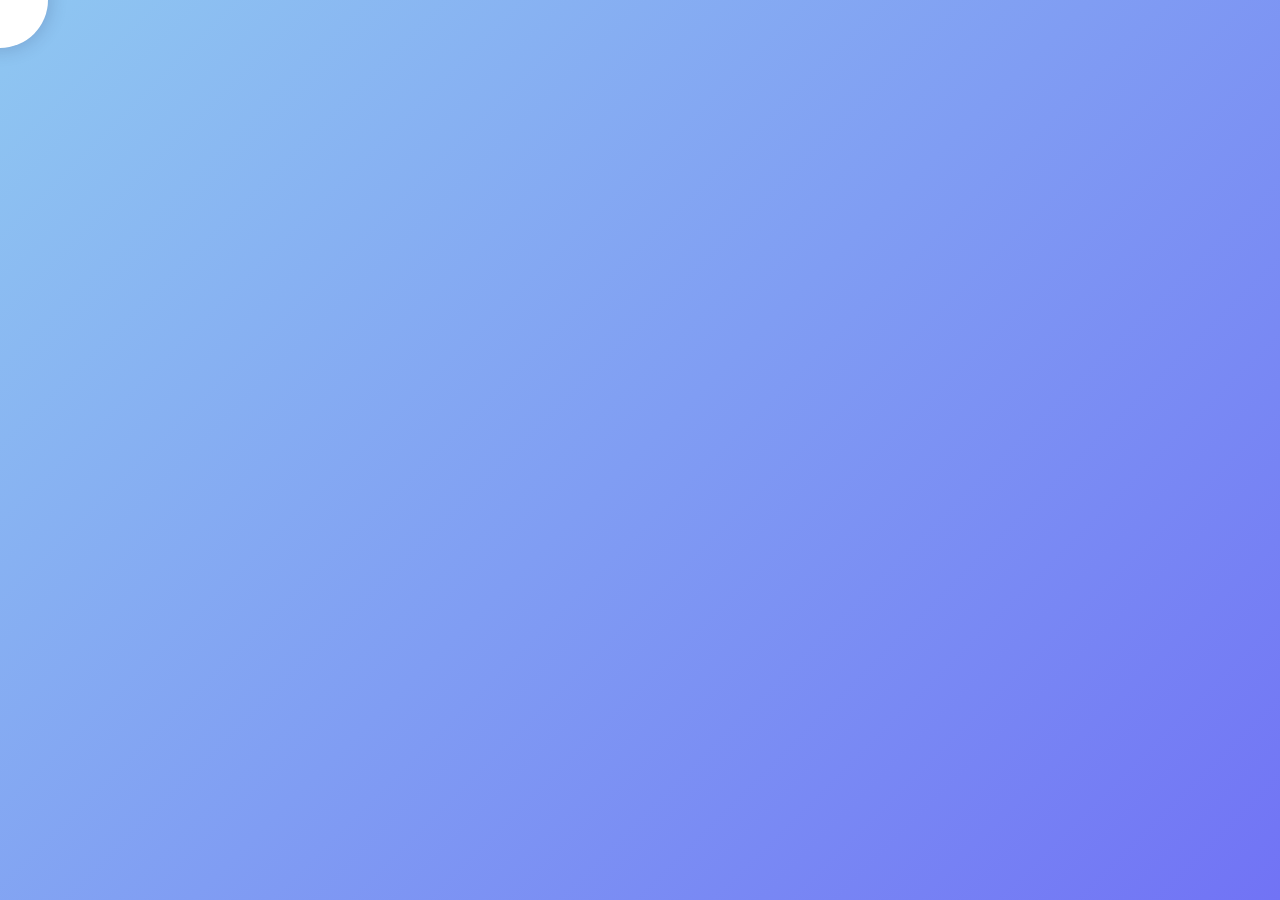
<file: assets/projects/DivFollows/index.html>
<!DOCTYPE html>
<html lang="en">
  <head>
    <meta name="viewport" content="width=device-width, initial-scale=1.0" />
    <title>Div Follows Mouse Cursor</title>
    <!-- Stylesheet -->
    <link rel="stylesheet" href="/assets/projects/DivFollows/style.css" />
  </head>
  <body>
    <div id="my-div"></div>
    <!-- Script -->
    <script src="/assets/projects/DivFollows/script.js"></script>
  </body>
</html>
</file>
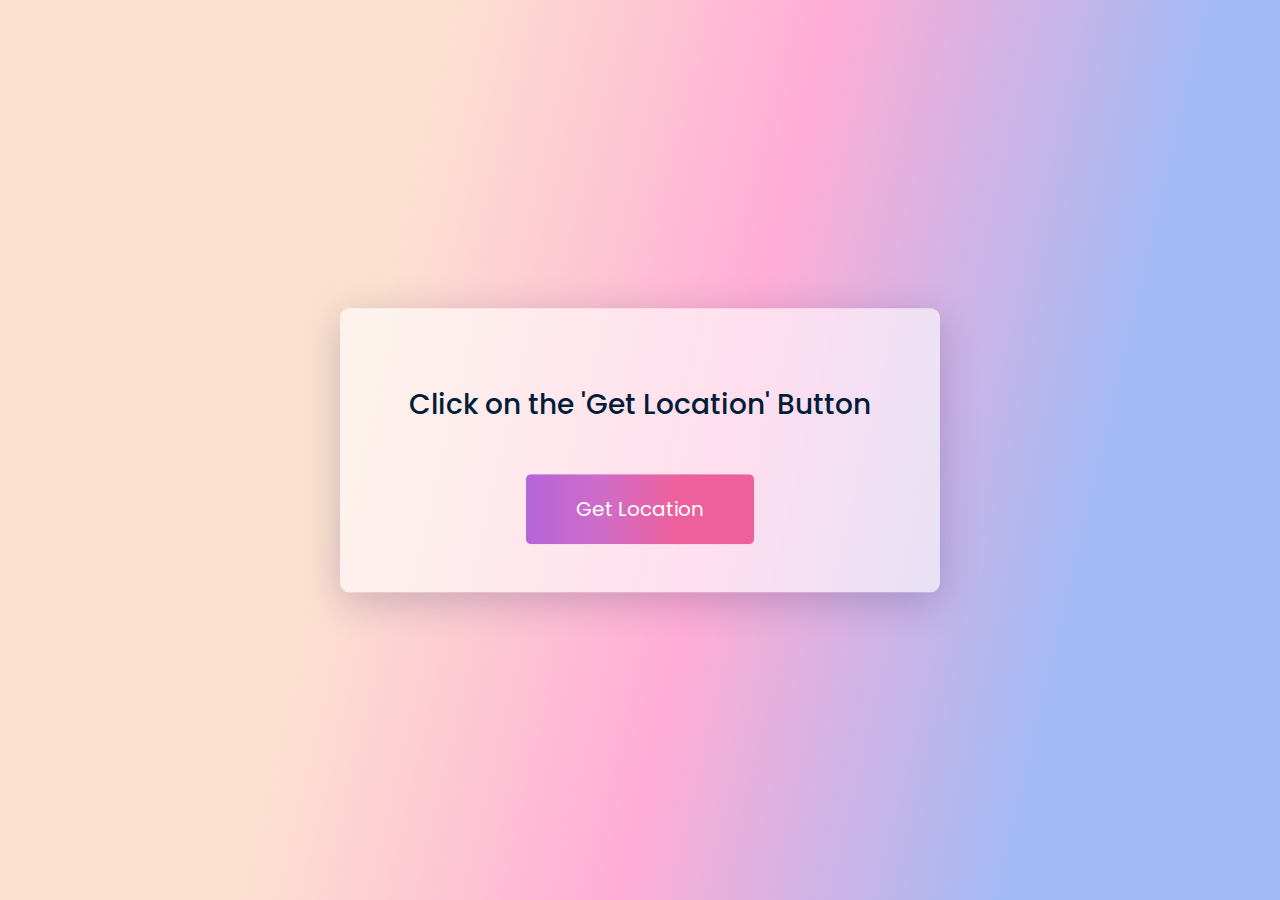
<file: assets/projects/Get-Location/index.html>
<!DOCTYPE html>
<html lang="en">
  <head>
    <meta name="viewport" content="width=device-width, initial-scale=1.0" />
    <title>Get User Location</title>
    <!-- Google Fonts -->
    <link
      href="https://fonts.googleapis.com/css2?family=Poppins:wght@500&display=swap"
      rel="stylesheet"
    />
    <!-- Stylesheet -->
    <link rel="stylesheet" href="/assets/projects/Get-Location/style.css" />
  </head>
  <body>
    <div class="container">
      <div id="location-details">Click on the 'Get Location' Button</div>
      <button id="get-location">Get Location</button>
    </div>
    <!-- Script -->
    <script src="/assets/projects/Get-Location/script.js"></script>
  </body>
</html>
</file>
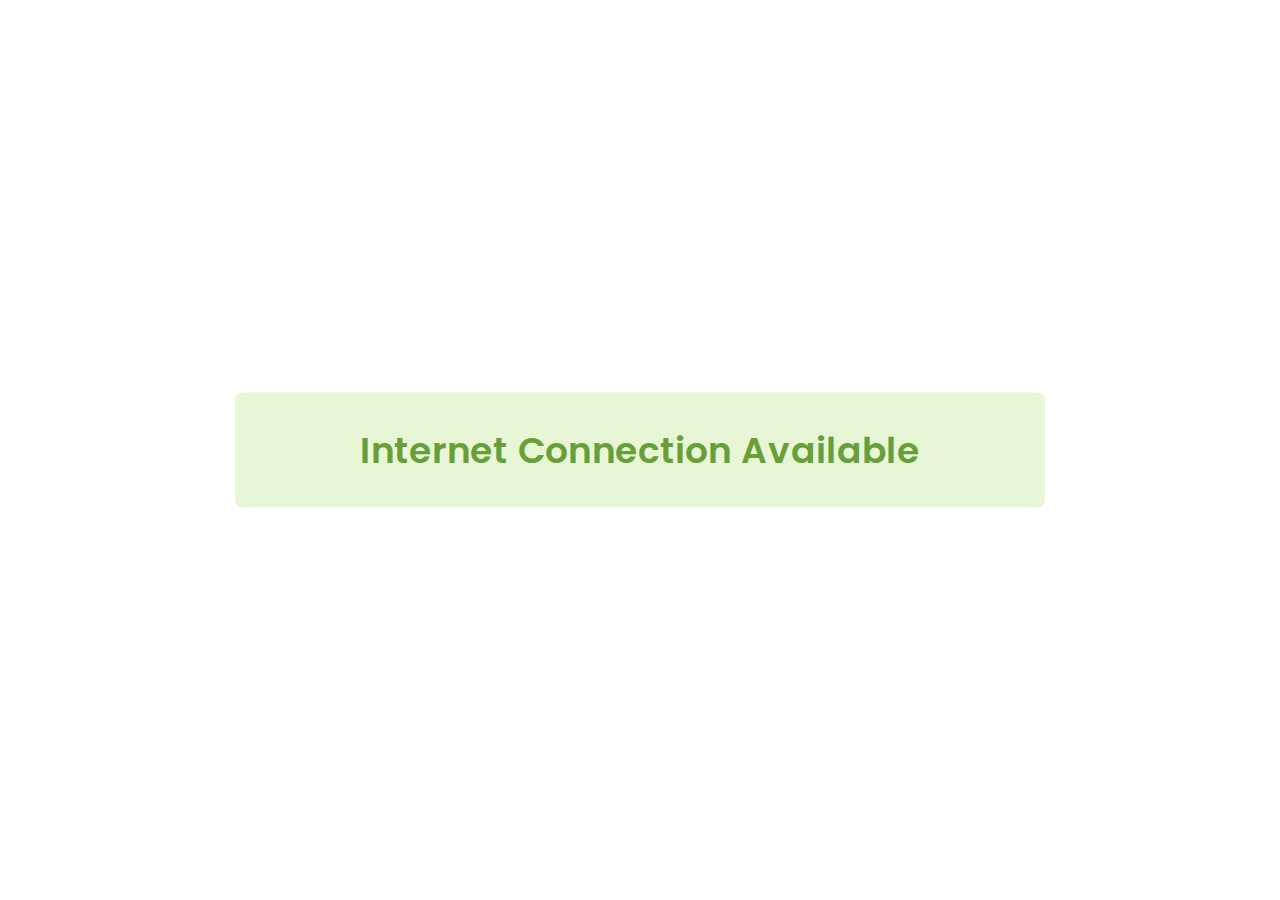
<file: assets/projects/Internet-Checker/index.html>
<!DOCTYPE html>
<html lang="en">
  <head>
    <meta name="viewport" content="width=device-width, initial-scale=1.0" />
    <title>Check Internet Connection Status</title>
    <!-- Google Font -->
    <link
      href="https://fonts.googleapis.com/css2?family=Poppins:wght@600&display=swap"
      rel="stylesheet"
    />
    <!-- Stylesheet -->
    <link rel="stylesheet" href="/assets/projects/Internet-Checker/style.css" />
  </head>
  <body>
    <h1 id="message">Sample Message</h1>

    <!-- Script -->
    <script src="/assets/projects/Internet-Checker/script.js"></script>
  </body>
</html>
</file>
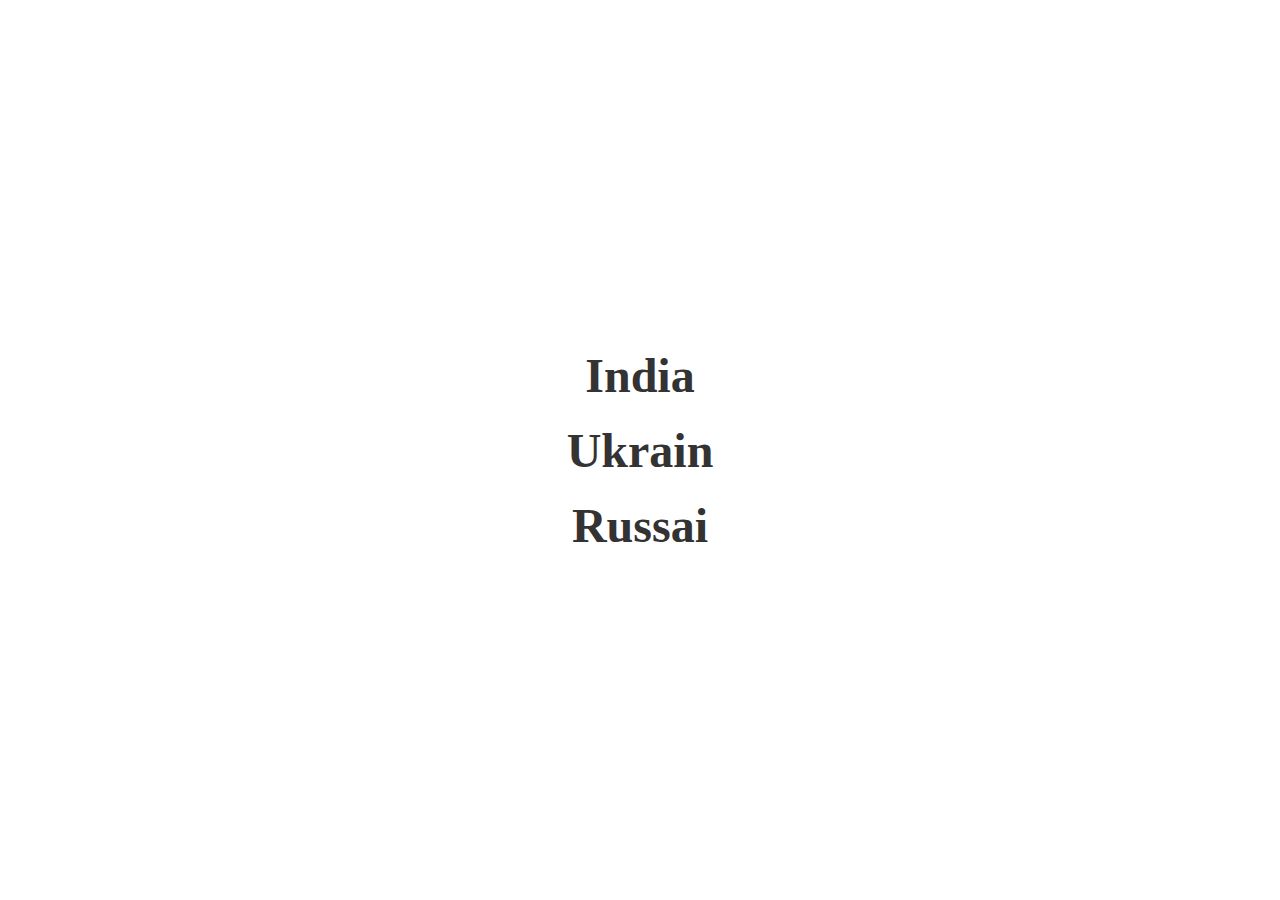
<file: assets/projects/IUR/index.html>
<!DOCTYPE html>
<html lang="en">
<head>
    <meta charset="UTF-8">
    <meta http-equiv="X-UA-Compatible" content="IE=edge">
    <meta name="viewport" content="width=device-width, initial-scale=1.0">
    <link rel="stylesheet" href="/assets/projects/IUR/style.css">
    <title>made by mohit</title>
</head>
<body>
    <ul>
        <li data-text="India">India</li>
        <li data-text="Ukrain">Ukrain</li>
        <li data-text="Russia">Russai</li>
    </ul>
</body>
</html>
</file>
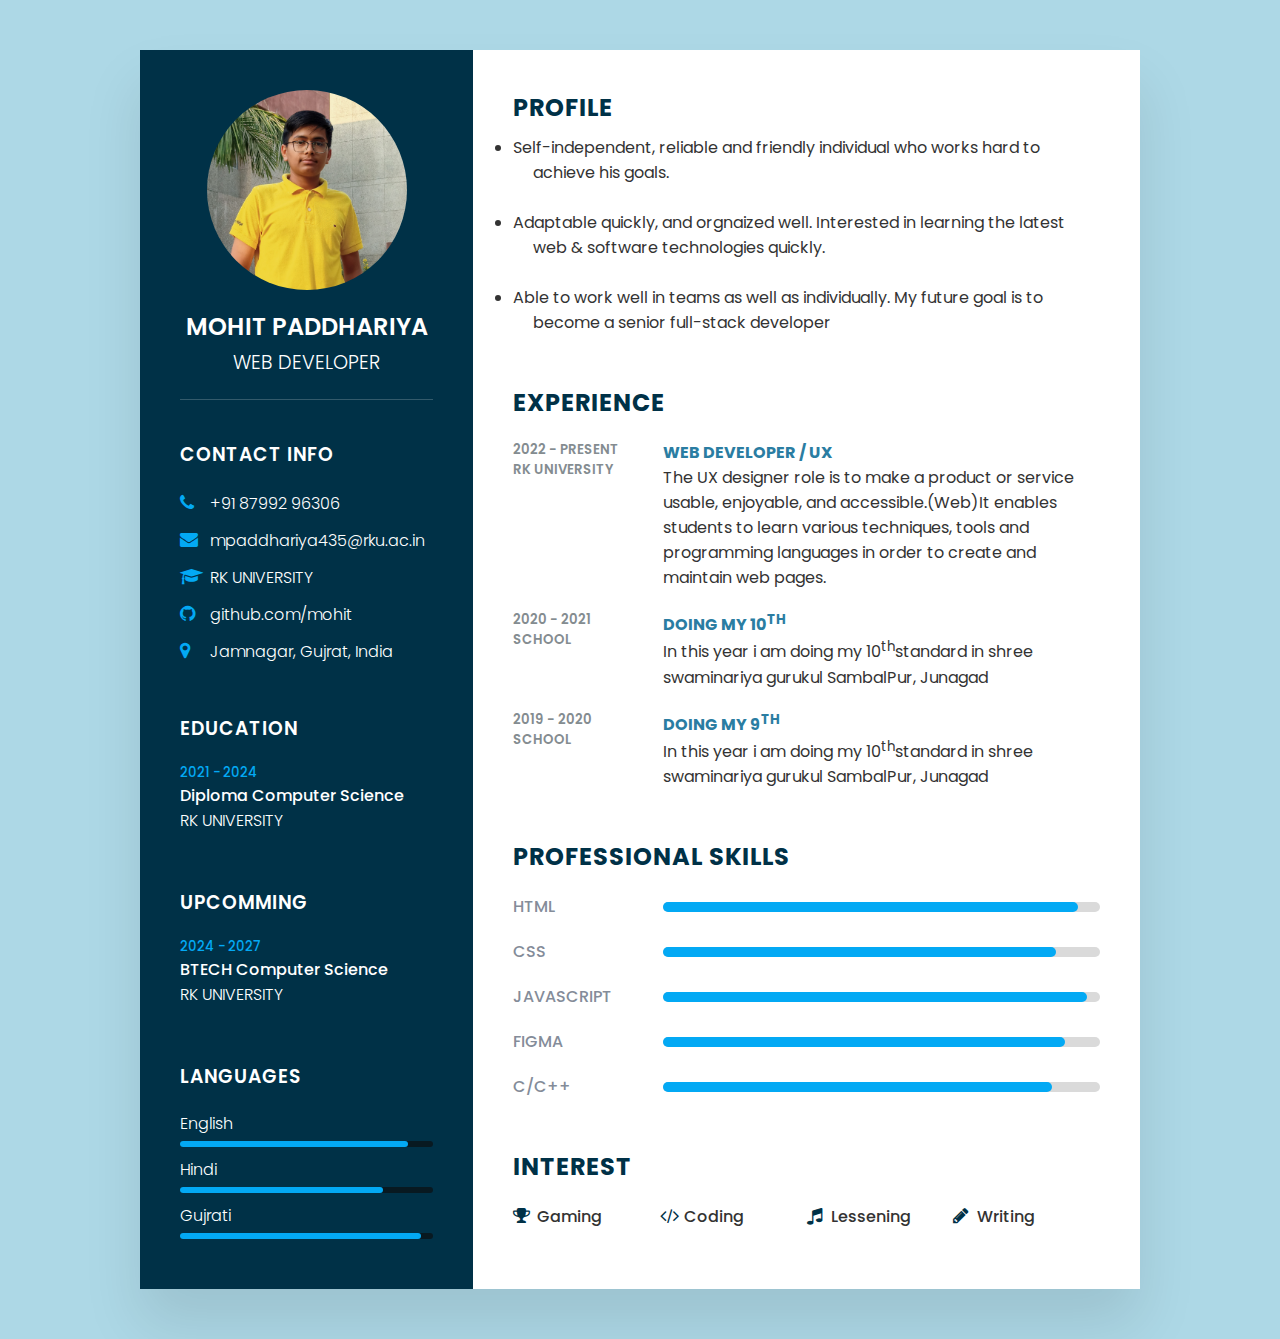
<file: assets/projects/Responcive CV/index.html>
<!DOCTYPE html>
<html lang="en">

<head>
    <meta charset="UTF-8">
    <meta http-equiv="X-UA-Compatible" content="IE=edge">
    <meta name="viewport" content="width=device-width, initial-scale=1.0">
    <!-- ===== CSS ===== -->
    <link rel="stylesheet" href="/assets/projects/Responcive CV/style.css">
    <!-- ===== Font Awesome ===== -->
    <link rel="stylesheet" href="https://cdnjs.cloudflare.com/ajax/libs/font-awesome/4.7.0/css/font-awesome.css"
        integrity="sha512-5A8nwdMOWrSz20fDsjczgUidUBR8liPYU+WymTZP1lmY9G6Oc7HlZv156XqnsgNUzTyMefFTcsFH/tnJE/+xBg=="
        crossorigin="anonymous" referrerpolicy="no-referrer" />
    <title>made by mohit</title>
</head>

<body>
    <div class="container">
        <div class="left_side">
            <div class="profileText">
                <div class="imgBx">
                    <img src="/assets/projects/Responcive CV/img.jpg" alt="ProfilePic">
                </div>
                <h2>Mohit Paddhariya <br><span>Web Developer</span></h2>
            </div>

            <div class="contactInfo">
                <h3 class="title">Contact Info</h3>
                <ul>
                    <li>
                        <span class="icon"><i class="fa fa-phone" aria-hidden="true"></i></span>
                        <span class="text">+91 87992 96306</span>
                    </li>

                    <li>
                        <span class="icon"><i class="fa fa-envelope" aria-hidden="true"></i></span>
                        <span class="text">mpaddhariya435@rku.ac.in</span>
                    </li>

                    <li>
                        <span class="icon"><i class="fa fa-graduation-cap" aria-hidden="true"></i></span>
                        <span class="text">RK UNIVERSITY</span>
                    </li>

                    <li>
                        <span class="icon"><i class="fa fa-github" aria-hidden="true"></i></span>
                        <span class="text">github.com/mohit</span>
                    </li>

                    <li>
                        <span class="icon"><i class="fa fa-map-marker" aria-hidden="true"></i></span>
                        <span class="text">Jamnagar, Gujrat, India</span>
                    </li>
                </ul>
            </div>

            <div class="contactInfo education">
                <h3 class="title">Education</h3>
                <ul>
                    <li>
                        <h5>2021 - 2024</h5>
                        <h4>Diploma Computer Science</h4>
                        <h4>RK UNIVERSITY</h4>
                    </li>
                </ul>
            </div>

            <div class="contactInfo education">
                <h3 class="title">Upcomming</h3>
                <ul>
                    <li>
                        <h5>2024 - 2027</h5>
                        <h4>BTECH Computer Science</h4>
                        <h4>RK UNIVERSITY</h4>
                    </li>
                </ul>
            </div>

            <div class="contactInfo language">
                <h3 class="title">Languages</h3>
                <ul>
                    <li>
                        <span class="text">English</span>
                        <span class="percent" style="border-radius: 20px;">
                            <div style="width: 90%;border-radius: 20px;"></div>
                        </span>
                    </li>

                    <li>
                        <span class="text">Hindi</span>
                        <span class="percent" style="border-radius: 20px;">
                            <div style="width: 80%;border-radius: 20px;"></div>
                        </span>
                    </li>

                    <li>
                        <span class="text">Gujrati</span>
                        <span class="percent" style="border-radius: 20px;">
                            <div style="width: 95%;border-radius: 20px;"></div>
                        </span>
                    </li>
                </ul>
            </div>
        </div>

        <div class="right_side">
            <div class="about">
                <h2 class="title2">Profile</h2>
                <li>Self-independent, reliable and friendly individual who works hard to &nbsp;&nbsp;&nbsp;&nbsp;&nbsp;achieve his goals.</li>
                <br>
                <li>Adaptable quickly, and orgnaized well. Interested in learning the latest &nbsp;&nbsp;&nbsp;&nbsp;&nbsp;web & software technologies quickly.</li>
                <br>
                <li>Able to work well in teams as well as individually. My future goal is to &nbsp;&nbsp;&nbsp;&nbsp;&nbsp;become a senior full-stack developer</li>
            </div>
            <div class="about">
                <h2 class="title2">Experience</h2>
                <div class="box">
                    <div class="year_company">
                        <h5>2022 - Present</h5>
                        <h5>RK UNIVERSITY</h5>
                    </div>
                    <div class="text">
                        <h4>Web Developer / UX</h4>
                        <p>The UX designer role is to make a product or service usable, enjoyable, and accessible.(Web)It enables students to learn various techniques, tools and programming languages in order to create and maintain web pages.</p>
                    </div>
                </div>

                <div class="box">
                    <div class="year_company">
                        <h5>2020 - 2021</h5>
                        <h5>SCHOOL</h5>
                    </div>
                    <div class="text">
                        <h4>Doing My 10<sup>th</sup></h4>
                        <p>In this year i am doing my 10<sup>th</sup>standard in shree swaminariya gurukul SambalPur, Junagad</p>
                    </div>
                </div>

                <div class="box">
                    <div class="year_company">
                        <h5>2019 - 2020</h5>
                        <h5>SCHOOL</h5>
                    </div>
                    <div class="text">
                        <h4>Doing My 9<sup>th</sup></h4>
                        <p>In this year i am doing my 10<sup>th</sup>standard in shree swaminariya gurukul SambalPur, Junagad</p>
                    </div>
                </div>
            </div>

            <div class="about skills">
                <h2 class="title2">Professional Skills</h2>
                <div class="box">
                    <h4>Html</h4>
                    <div class="percent">
                        <div style="width: 95%;"></div>
                    </div>
                </div>
                <div class="box">
                    <h4>CSS</h4>
                    <div class="percent">
                        <div style="width: 90%;"></div>
                    </div>
                </div>
                <div class="box">
                    <h4>JavaScript</h4>
                    <div class="percent">
                        <div style="width: 97%;"></div>
                    </div>
                </div>
                <div class="box">
                    <h4>Figma</h4>
                    <div class="percent">
                        <div style="width: 92%;"></div>
                    </div>
                </div>
                <div class="box">
                    <h4>C/C++</h4>
                    <div class="percent">
                        <div style="width: 89%;"></div>
                    </div>
                </div>
            </div>

            <div class="about interest">
                <h2 class="title2">interest</h2>
                <ul>
                    <li><i class="fa fa-trophy" aria-hidden="true"></i> Gaming</li>
                    <li><i class="fa fa-code" aria-hidden="true"></i> Coding</li>
                    <li><i class="fa fa-music" aria-hidden="true"></i> Lessening</li>
                    <li><i class="fa fa-pencil" aria-hidden="true"></i> Writing</li>
                </ul>
            </div>
        </div>
    </div>
</body>

</html>
</file>
<file: assets/projects/DivFollows/style.css>
body {
    padding: 0;
    margin: 0;
    height: 100vh;
    background: linear-gradient(135deg, #8fc7f1, #7173f5);
    overflow: hidden;
  }
  #my-div {
    width: 6em;
    height: 6em;
    background-color: #ffffff;
    position: absolute;
    transform: translate(-50%, -50%);
    border-radius: 50%;
    box-shadow: 0 0 20px rgba(16, 0, 54, 0.2);
    transition: 0.1s ease-out;
  }
</file>
<file: assets/projects/Get-Location/style.css>
* {
    padding: 0;
    margin: 0;
    box-sizing: border-box;
    font-family: "Poppins", sans-serif;
  }
  body {
    height: 100vh;
    background-image: linear-gradient( 103.3deg,  rgba(252,225,208,1) 30%, rgba(255,173,214,1) 55.7%, rgba(162,186,245,1) 81.8% );  }
  .container {
    width: 80vw;
    max-width: 37.5em;
    background-color: rgba(255, 255, 7255, 0.6);
    padding: 3em 1.8em;
    position: absolute;
    transform: translate(-50%, -50%);
    top: 50%;
    left: 50%;
    border-radius: 0.6em;
    box-shadow: 0 0.6em 2.5em rgba(0, 7, 70, 0.2);
  }
  .container img {
    width: 6.25em;
    display: block;
    margin: auto;
  }
  #location-details {
    font-size: 1.75em;
    text-align: center;
    margin: 1em 0 1.7em 0;
    color: #021d38;
    font-weight: 500;
  }
  .container button {
    display: block;
    margin: auto;
    background-image: linear-gradient(to right, #b8cbb8 0%, #b8cbb8 0%, #b465da 0%, #cf6cc9 33%, #ee609c 66%, #ee609c 100%);    color: #ffffff;
    border: none;
    font-size: 1.25em;
    padding: 1em 2.5em;
    border-radius: 0.25em;
    cursor: pointer;
  }
</file>
<file: assets/projects/Internet-Checker/style.css>
* {
    padding: 0;
    margin: 0;
    box-sizing: border-box;
  }
  #message {
    width: 90vmin;
    position: absolute;
    transform: translate(-50%, -50%);
    top: 50%;
    left: 50%;
    font-family: "Poppins", sans-serif;
    text-align: center;
    font-weight: 600;
    letter-spacing: 0.02em;
    padding: 30px 0;
    border-radius: 8px;
    font-size: 4vmin;
  }
</file>
<file: assets/projects/IUR/style.css>
* {
    margin: 0;
    padding: 0;
    box-sizing: border-box;
    font-family: Hubot-sans;
}

body {
    display: flex;
    justify-content: center;
    align-items: center;
    min-height: 100vh;
    overflow: hidden;
}

ul {
    position: relative;
    display: flex;
    flex-direction: column;
    gap: 10px;
}

ul li {
    list-style: none;
    text-align: center;
    color: #333;
    font-size: 3em;
    font-weight: 700;
    transition: 0.5s;
    cursor: pointer;
    padding: 5px 30px;
    border-radius: 10px;
}

ul:hover li {
    color: transparent;
    -webkit-text-stroke: 1px #000;
}

ul li:hover {
    color: #333;
    background: #fff;
    box-shadow: 0 5px 15px rgba(0, 0, 0, 0.075);
}

ul li::before {
    content: '';
    top: 50%;
    left: 50%;
    transform: translate(-50%, -50%);
    position: absolute;
    width: 100vw;
    height: 100vh;
    background: #f00;
    z-index: -1;
    display: flex;
    justify-content: center;
    align-items: center;
    opacity: 0;
    transition: 0.5s;
    color: rgba(0, 0, 0, 0.05);
    font-size: 18vw;
    -webkit-text-stroke: 0px #000;
    letter-spacing: 100px;
}

ul li:hover::before {
    content: attr(data-text);
    opacity: 1;
    letter-spacing: 10px;
}

ul li:nth-child(1):before {
    background: linear-gradient(#ff9a33 0%, #ff9a33 33%, #fff 33%, #fff 66%, #138807 66%, #138807 100%);
}

ul li:nth-child(2):before {
    background: linear-gradient(#005bbc 0%, #005bbc 50%, #ffd660 50%, #ffd660 100%);
}

ul li:nth-child(3):before {
    background: linear-gradient(#fff 0%, #fff 33%, #0039a6 33%, #0039a6 66%, #d52b1e 66%, #d52b1e 100%);
}
</file>
<file: assets/projects/Responcive CV/style.css>
/* ===== GOOGLE FONTS ===== */
@import url('https://fonts.googleapis.com/css2?family=Poppins:wght@200;300;400;500;600&display=swap');

/* ===== BASE ===== */
*
{
    margin: 0;
    padding: 0;
    font-family: 'Poppins', sans-serif;
    box-sizing: border-box;
}

body
{
    background: lightblue;
    display: flex;
    justify-content: center;
    align-items: center;
    min-height: 100vh;
}
.container
{
    position: relative;
    width: 100%;
    max-width: 1000px;
    min-height: 1000px;
    background-color: #fff;
    margin: 50px;
    display: grid;
    grid-template-columns: 1fr 2fr;
    box-shadow: 0 35px 55px rgba(0, 0, 0, 0.1);
}
.container .left_side
{
    position: relative;
    background: #003147;
    padding: 40px;
}
.profileText
{
    position: relative;
    display: flex;
    flex-direction: column;
    align-items: center;
    padding-bottom: 20px;
    border-bottom: 1px solid rgba(255, 255, 255, 0.2);
}
.profileText .imgBx
{
    position: relative;
    width: 200px;
    height: 200px;
    border-radius: 50%;
    overflow: hidden;
}
.profileText .imgBx img
{
    position: absolute;
    top: 0;
    left: 0;
    width: 100%;
    height: 100%;
    object-fit: cover;
}
.profileText h2
{
    color: #fff;
    font-size: 1.5rem;
    margin-top: 20px;
    text-transform: uppercase;
    text-align: center;
    font-weight: 600;
    line-height: 1.4em;
}
.profileText h2 span
{
    font-size: 0.8em;
    font-weight: 300;
}
.contactInfo
{
    padding-top: 40px;
}
.title
{
    color: #fff;
    text-transform: uppercase;
    font-weight: 600;
    letter-spacing: 1px;
    margin-bottom: 20px;
}
.contactInfo ul
{
    position: relative;
}
.contactInfo ul li
{
    position: relative;
    list-style: none;
    margin: 10px 0;
}
.contactInfo ul li .icon
{
    display: inline-block;
    width: 26px;
    font-size: 18px;
    color: #03a9f4;
}

.contactInfo ul li span
{
    color: #fff;
    font-weight: 300;
}


.contactInfo.education li
{
    margin-bottom: 15px;
}
.contactInfo.education h5
{
    color: #03a9f4;
    font-weight: 500;
}
.contactInfo.education h4:nth-child(2)
{
    color: #fff;
    font-weight: 500;
}
.contactInfo.education h4
{
    color: #fff;
    font-weight: 300;
}

.contactInfo.language .percent
{
    position: relative;
    width: 100%;
    height: 6px;
    background: #081921;
    display: block;
    margin-top: 5px;
}
.contactInfo.language .percent div
{
    position: absolute;
    top: 0;
    left: 0;
    height: 100%;
    background-color: #03a9f4;
}
/* ===== Right Side ===== */
.container .right_side
{
    position: relative;
    background: #fff;
    padding: 40px;
}

.about
{
    margin-bottom: 50px;
}
.about:last-child
{
    margin-bottom: 0;
}
.title2
{
    color: #003147;
    text-transform: uppercase;
    letter-spacing: 1px;
    margin-bottom: 10px;
}
.about ol
{
    list-style-type: armenian;
}
p
{
    color: #333;
}
.about li
{
    color: #333;
}
.about .box
{
    display: flex;
    flex-direction: row;
    margin: 20px 0;
}
.about .box .year_company
{
    min-width: 150px;
}
.about .box .year_company h5
{
    text-transform: uppercase;
    color: #848c90;
    font-weight: 600;
}
.about .box .text h4
{
    text-transform: uppercase;
    color: #2a7da2;
    font-size: 16px;
}
.skills .box
{
    position: relative;
    width: 100%;
    display: grid;
    grid-template-columns: 150px 1fr;
    justify-content: center;
    align-items: center;
}
.skills .box h4
{
    text-transform: uppercase;
    color: #848c99;
    font-weight: 500;
}
.skills .box .percent
{
    position: relative;
    width: 100%;
    height: 10px;
    border-radius: 20px;
    background: #dadada;
}
.skills .box .percent div
{
    position: absolute;
    top: 0;
    left: 0;
    height: 100%;
    background: #03a9f4;
    border-radius: 20px;
}
.interest ul
{
    display: grid;
    grid-template-columns: repeat(4,1fr);
}
.interest ul li
{
    list-style: none;
    color: #333;
    font-weight: 500;
    margin: 10px 0;
}
.interest ul li .fa
{
    color: #003147;
    font-size: 18px;
    width: 20px;
}

@media (max-width: 1000px)
{
    .container
    {
        margin: 10px;
        grid-template-columns: repeat(1,1fr);
    }
    .interest ul
    {
        grid-template-columns: repeat(2,1fr);
    }
}

@media (max-width: 600px)
{
    .about .box
    {
        flex-direction: column;
    }
    .about .box .year_company
    {
        margin-bottom: 5px;
    }
    .interest ul
    {
        grid-template-columns: repeat(1,1fr);
    }
    .skills .box
    {
        grid-template-columns: repeat(1,1fr);
    }
}
</file>
